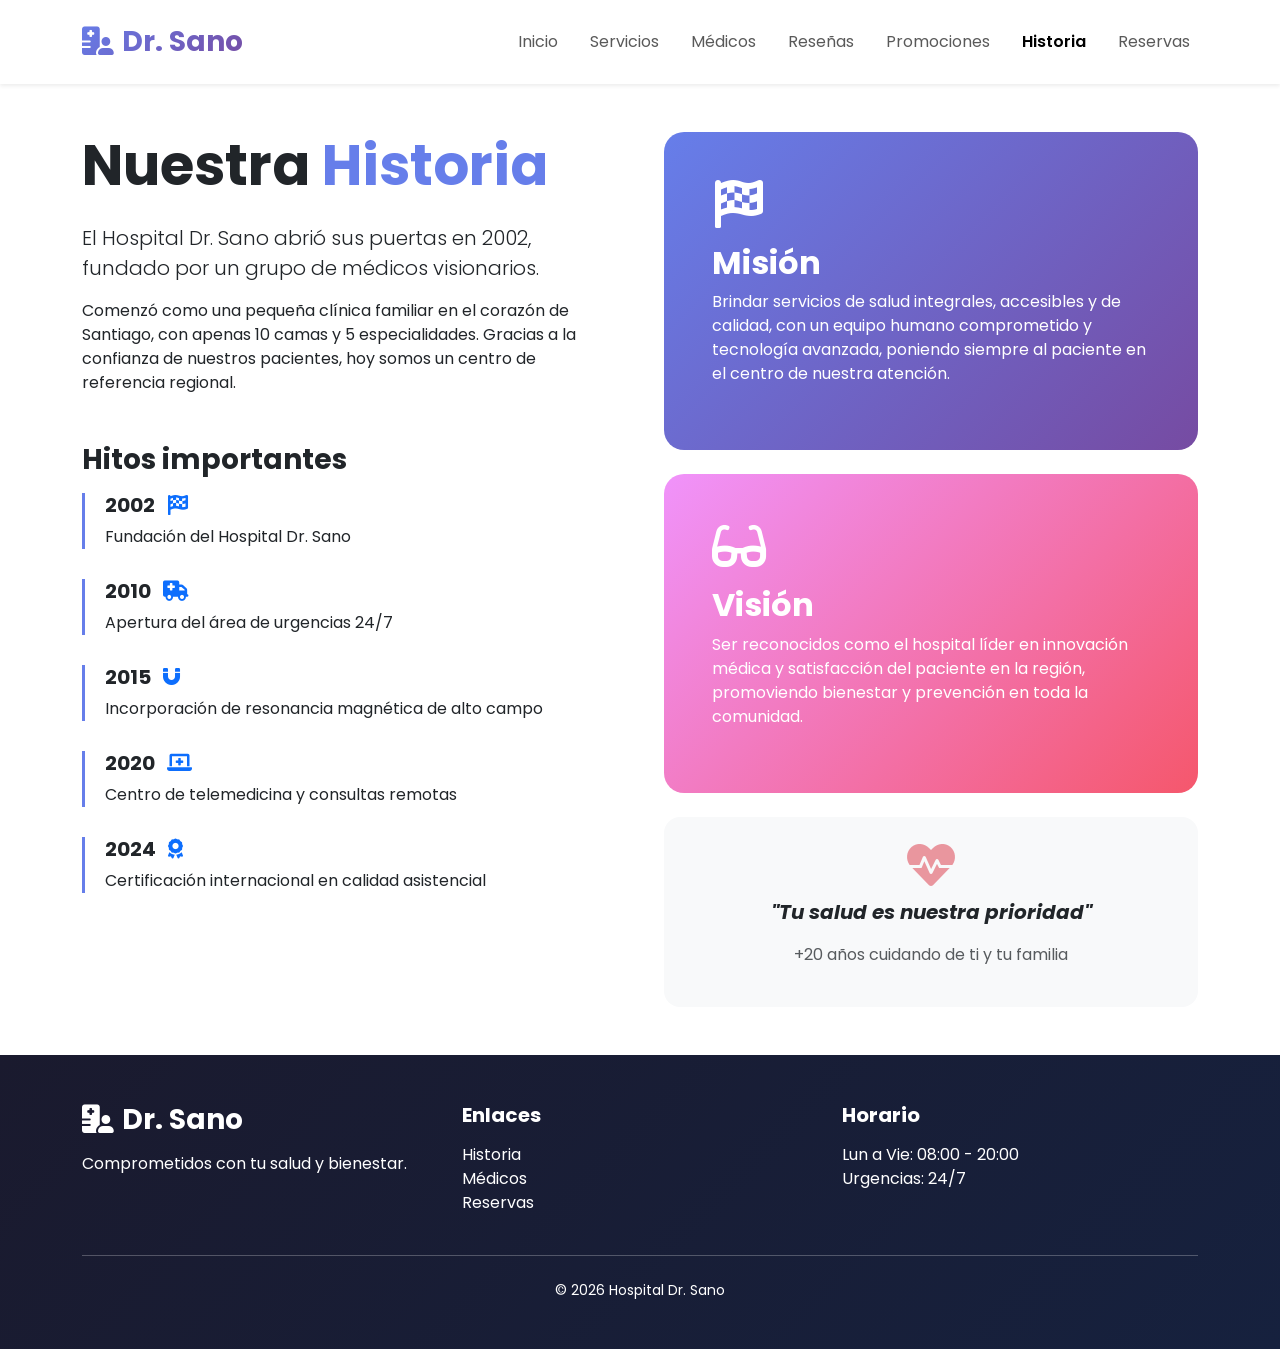
<file: Dr Sano/historia.html>
<!DOCTYPE html>
<html lang="es">
<head>
  <meta charset="UTF-8">
  <meta name="viewport" content="width=device-width, initial-scale=1.0">
  <title>Hospital Dr. Sano | Historia</title>
  <link href="https://cdn.jsdelivr.net/npm/bootstrap@5.3.0-alpha1/dist/css/bootstrap.min.css" rel="stylesheet">
  <link rel="stylesheet" href="https://cdnjs.cloudflare.com/ajax/libs/font-awesome/6.0.0-beta3/css/all.min.css">
  <link href="https://fonts.googleapis.com/css2?family=Poppins:wght@300;400;500;600;700;800&display=swap" rel="stylesheet">
  <style>
    * { font-family: 'Poppins', sans-serif; }
    .navbar { backdrop-filter: blur(10px); background: rgba(255,255,255,0.95) !important; }
    .timeline-item { border-left: 3px solid #667eea; padding-left: 20px; margin-bottom: 30px; }
    footer { background: linear-gradient(135deg, #1a1a2e 0%, #16213e 100%); }
    .mission-card { background: linear-gradient(135deg, #667eea 0%, #764ba2 100%); border-radius: 20px; }
  </style>
</head>
<body>

<nav class="navbar navbar-expand-lg sticky-top py-3 shadow-sm">
  <div class="container">
    <a class="navbar-brand fw-bold fs-3" href="index.html" style="background: linear-gradient(135deg, #667eea 0%, #764ba2 100%); -webkit-background-clip: text; -webkit-text-fill-color: transparent;">
      <i class="fas fa-hospital-user me-2"></i>Dr. Sano
    </a>
    <button class="navbar-toggler" type="button" data-bs-toggle="collapse" data-bs-target="#navbarMain">
      <span class="navbar-toggler-icon"></span>
    </button>
    <div class="collapse navbar-collapse" id="navbarMain">
      <ul class="navbar-nav ms-auto mb-2 mb-lg-0 gap-3">
        <li class="nav-item"><a class="nav-link" href="index.html">Inicio</a></li>
        <li class="nav-item"><a class="nav-link" href="servicios.html">Servicios</a></li>
        <li class="nav-item"><a class="nav-link" href="medicos.html">Médicos</a></li>
        <li class="nav-item"><a class="nav-link" href="resenas.html">Reseñas</a></li>
        <li class="nav-item"><a class="nav-link" href="promociones.html">Promociones</a></li>
        <li class="nav-item"><a class="nav-link fw-semibold active" href="historia.html">Historia</a></li>
        <li class="nav-item"><a class="nav-link" href="reservas.html">Reservas</a></li>
      </ul>
    </div>
  </div>
</nav>

<div class="container my-5">
  <div class="row g-5">
    <div class="col-lg-6">
      <h1 class="display-4 fw-bold mb-4">Nuestra <span style="color: #667eea;">Historia</span></h1>
      <p class="lead">El Hospital Dr. Sano abrió sus puertas en 2002, fundado por un grupo de médicos visionarios.</p>
      <p>Comenzó como una pequeña clínica familiar en el corazón de Santiago, con apenas 10 camas y 5 especialidades. Gracias a la confianza de nuestros pacientes, hoy somos un centro de referencia regional.</p>
      
      <h3 class="fw-bold mt-5 mb-3">Hitos importantes</h3>
      <div class="timeline-item">
        <h5 class="fw-bold">2002 <i class="fas fa-flag-checkered text-primary ms-2"></i></h5>
        <p>Fundación del Hospital Dr. Sano</p>
      </div>
      <div class="timeline-item">
        <h5 class="fw-bold">2010 <i class="fas fa-ambulance text-primary ms-2"></i></h5>
        <p>Apertura del área de urgencias 24/7</p>
      </div>
      <div class="timeline-item">
        <h5 class="fw-bold">2015 <i class="fas fa-magnet text-primary ms-2"></i></h5>
        <p>Incorporación de resonancia magnética de alto campo</p>
      </div>
      <div class="timeline-item">
        <h5 class="fw-bold">2020 <i class="fas fa-laptop-medical text-primary ms-2"></i></h5>
        <p>Centro de telemedicina y consultas remotas</p>
      </div>
      <div class="timeline-item">
        <h5 class="fw-bold">2024 <i class="fas fa-award text-primary ms-2"></i></h5>
        <p>Certificación internacional en calidad asistencial</p>
      </div>
    </div>
    
    <div class="col-lg-6">
      <div class="mission-card text-white p-5 mb-4">
        <i class="fas fa-flag-checkered fa-3x mb-3"></i>
        <h2 class="fw-bold">Misión</h2>
        <p>Brindar servicios de salud integrales, accesibles y de calidad, con un equipo humano comprometido y tecnología avanzada, poniendo siempre al paciente en el centro de nuestra atención.</p>
      </div>
      
      <div class="mission-card text-white p-5" style="background: linear-gradient(135deg, #f093fb 0%, #f5576c 100%);">
        <i class="fas fa-glasses fa-3x mb-3"></i>
        <h2 class="fw-bold">Visión</h2>
        <p>Ser reconocidos como el hospital líder en innovación médica y satisfacción del paciente en la región, promoviendo bienestar y prevención en toda la comunidad.</p>
      </div>
      
      <div class="mt-4 p-4 bg-light rounded-4 text-center">
        <i class="fas fa-heartbeat fa-3x text-danger opacity-50 mb-2"></i>
        <p class="fw-bold fs-5 fst-italic">"Tu salud es nuestra prioridad"</p>
        <p class="text-muted">+20 años cuidando de ti y tu familia</p>
      </div>
    </div>
  </div>
</div>

<footer class="text-white py-5 mt-5">
  <div class="container">
    <div class="row gy-4">
      <div class="col-md-4">
        <h3 class="fw-bold mb-3"><i class="fas fa-hospital-user me-2"></i>Dr. Sano</h3>
        <p>Comprometidos con tu salud y bienestar.</p>
      </div>
      <div class="col-md-4">
        <h5 class="fw-bold mb-3">Enlaces</h5>
        <ul class="list-unstyled">
          <li><a href="historia.html" class="text-white text-decoration-none">Historia</a></li>
          <li><a href="medicos.html" class="text-white text-decoration-none">Médicos</a></li>
          <li><a href="reservas.html" class="text-white text-decoration-none">Reservas</a></li>
        </ul>
      </div>
      <div class="col-md-4">
        <h5 class="fw-bold mb-3">Horario</h5>
        <p>Lun a Vie: 08:00 - 20:00<br>Urgencias: 24/7</p>
      </div>
    </div>
    <hr class="my-4 opacity-25">
    <div class="text-center small">© 2026 Hospital Dr. Sano</div>
  </div>
</footer>

<script src="https://cdn.jsdelivr.net/npm/bootstrap@5.3.0-alpha1/dist/js/bootstrap.bundle.min.js"></script>
</body>
</html>
</file>
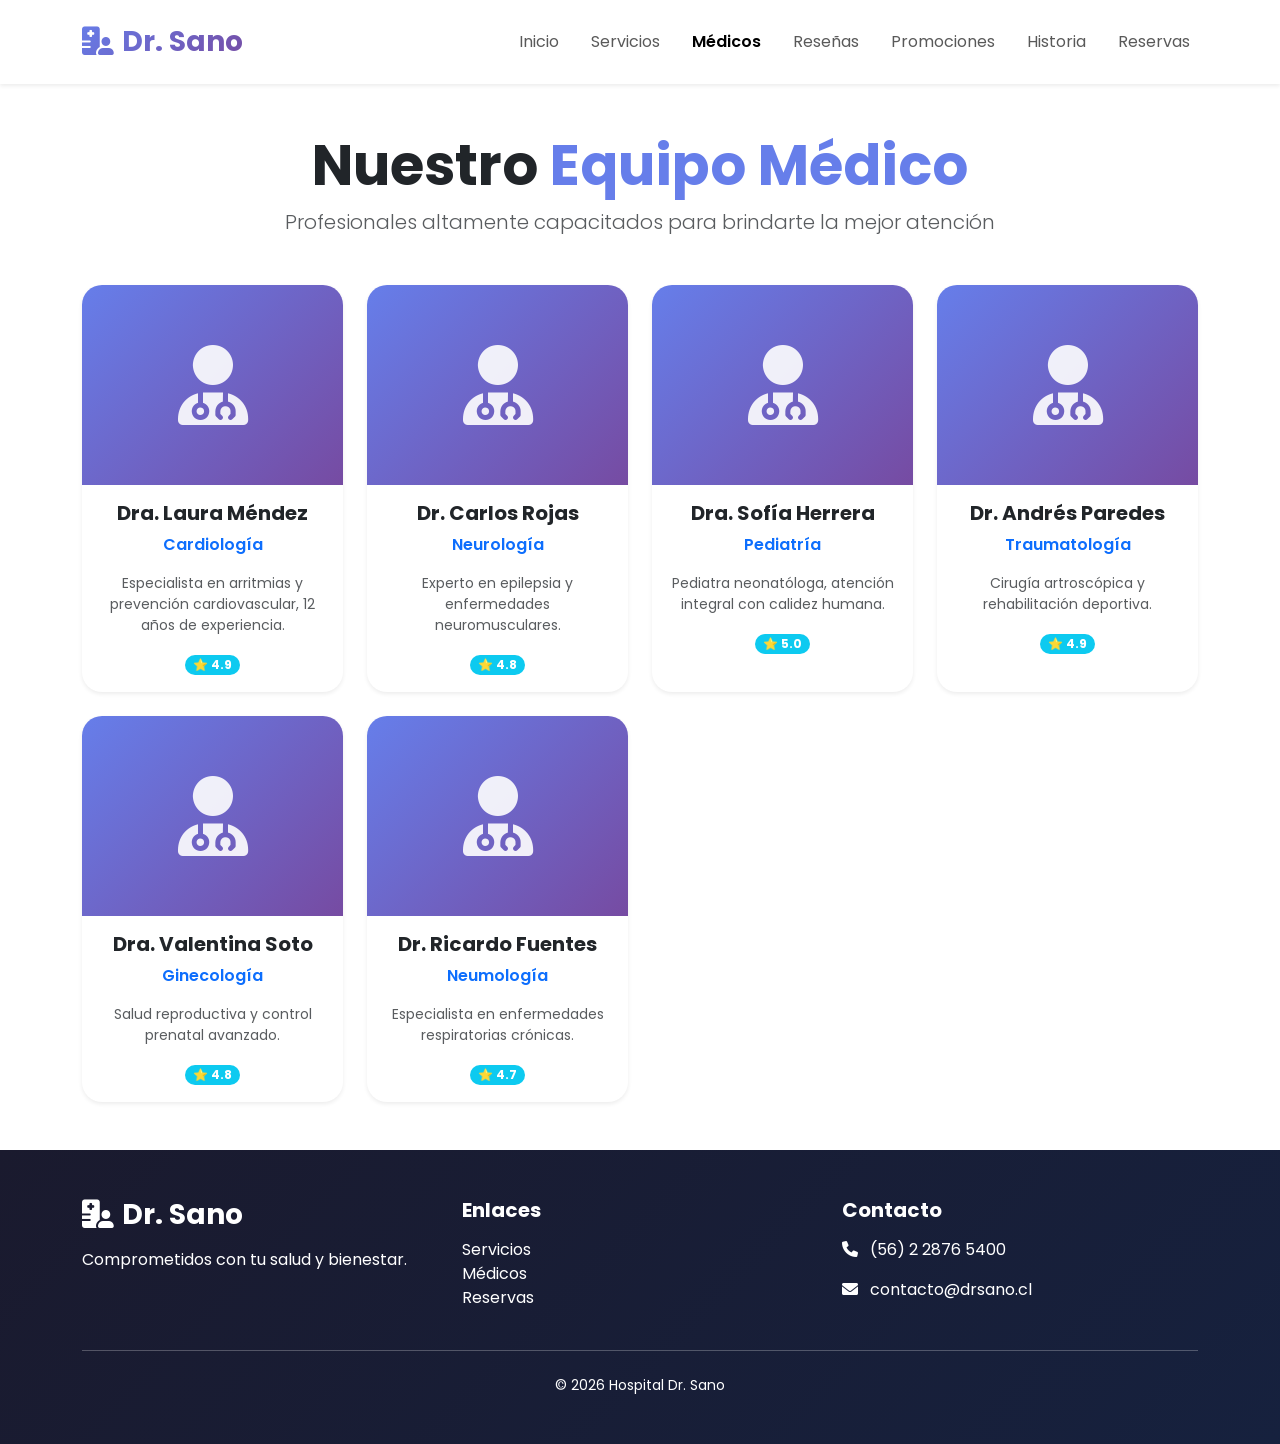
<file: Dr Sano/medicos.html>
<!DOCTYPE html>
<html lang="es">
<head>
  <meta charset="UTF-8">
  <meta name="viewport" content="width=device-width, initial-scale=1.0">
  <title>Hospital Dr. Sano | Nuestros Médicos</title>
  <link href="https://cdn.jsdelivr.net/npm/bootstrap@5.3.0-alpha1/dist/css/bootstrap.min.css" rel="stylesheet">
  <link rel="stylesheet" href="https://cdnjs.cloudflare.com/ajax/libs/font-awesome/6.0.0-beta3/css/all.min.css">
  <link href="https://fonts.googleapis.com/css2?family=Poppins:wght@300;400;500;600;700;800&display=swap" rel="stylesheet">
  <style>
    * { font-family: 'Poppins', sans-serif; }
    .navbar { backdrop-filter: blur(10px); background: rgba(255,255,255,0.95) !important; }
    .doctor-card { transition: all 0.3s ease; border: none; border-radius: 20px; overflow: hidden; }
    .doctor-card:hover { transform: translateY(-8px); box-shadow: 0 20px 40px rgba(0,0,0,0.15); }
    .doctor-img { background: linear-gradient(135deg, #667eea 0%, #764ba2 100%); height: 200px; display: flex; align-items: center; justify-content: center; }
    .doctor-img i { font-size: 80px; color: white; opacity: 0.9; }
    .section-title { font-weight: 700; position: relative; display: inline-block; }
    .section-title:after { content: ''; position: absolute; bottom: -10px; left: 0; width: 60px; height: 4px; background: linear-gradient(135deg, #667eea 0%, #764ba2 100%); border-radius: 2px; }
    footer { background: linear-gradient(135deg, #1a1a2e 0%, #16213e 100%); }
  </style>
</head>
<body>

<nav class="navbar navbar-expand-lg sticky-top py-3 shadow-sm">
  <div class="container">
    <a class="navbar-brand fw-bold fs-3" href="index.html" style="background: linear-gradient(135deg, #667eea 0%, #764ba2 100%); -webkit-background-clip: text; -webkit-text-fill-color: transparent;">
      <i class="fas fa-hospital-user me-2"></i>Dr. Sano
    </a>
    <button class="navbar-toggler" type="button" data-bs-toggle="collapse" data-bs-target="#navbarMain">
      <span class="navbar-toggler-icon"></span>
    </button>
    <div class="collapse navbar-collapse" id="navbarMain">
      <ul class="navbar-nav ms-auto mb-2 mb-lg-0 gap-3">
        <li class="nav-item"><a class="nav-link" href="index.html">Inicio</a></li>
        <li class="nav-item"><a class="nav-link" href="servicios.html">Servicios</a></li>
        <li class="nav-item"><a class="nav-link fw-semibold active" href="medicos.html">Médicos</a></li>
        <li class="nav-item"><a class="nav-link" href="resenas.html">Reseñas</a></li>
        <li class="nav-item"><a class="nav-link" href="promociones.html">Promociones</a></li>
        <li class="nav-item"><a class="nav-link" href="historia.html">Historia</a></li>
        <li class="nav-item"><a class="nav-link" href="reservas.html">Reservas</a></li>
      </ul>
    </div>
  </div>
</nav>

<div class="container my-5">
  <div class="text-center mb-5">
    <h1 class="display-4 fw-bold">Nuestro <span style="color: #667eea;">Equipo Médico</span></h1>
    <p class="lead text-muted">Profesionales altamente capacitados para brindarte la mejor atención</p>
  </div>

  <div class="row g-4">
    <div class="col-md-6 col-lg-3">
      <div class="card doctor-card h-100 shadow-sm">
        <div class="doctor-img">
          <i class="fas fa-user-md"></i>
        </div>
        <div class="card-body text-center">
          <h5 class="card-title fw-bold">Dra. Laura Méndez</h5>
          <p class="text-primary fw-semibold">Cardiología</p>
          <p class="text-muted small">Especialista en arritmias y prevención cardiovascular, 12 años de experiencia.</p>
          <span class="badge bg-info rounded-pill">⭐ 4.9</span>
        </div>
      </div>
    </div>
    <div class="col-md-6 col-lg-3">
      <div class="card doctor-card h-100 shadow-sm">
        <div class="doctor-img">
          <i class="fas fa-user-md"></i>
        </div>
        <div class="card-body text-center">
          <h5 class="card-title fw-bold">Dr. Carlos Rojas</h5>
          <p class="text-primary fw-semibold">Neurología</p>
          <p class="text-muted small">Experto en epilepsia y enfermedades neuromusculares.</p>
          <span class="badge bg-info rounded-pill">⭐ 4.8</span>
        </div>
      </div>
    </div>
    <div class="col-md-6 col-lg-3">
      <div class="card doctor-card h-100 shadow-sm">
        <div class="doctor-img">
          <i class="fas fa-user-md"></i>
        </div>
        <div class="card-body text-center">
          <h5 class="card-title fw-bold">Dra. Sofía Herrera</h5>
          <p class="text-primary fw-semibold">Pediatría</p>
          <p class="text-muted small">Pediatra neonatóloga, atención integral con calidez humana.</p>
          <span class="badge bg-info rounded-pill">⭐ 5.0</span>
        </div>
      </div>
    </div>
    <div class="col-md-6 col-lg-3">
      <div class="card doctor-card h-100 shadow-sm">
        <div class="doctor-img">
          <i class="fas fa-user-md"></i>
        </div>
        <div class="card-body text-center">
          <h5 class="card-title fw-bold">Dr. Andrés Paredes</h5>
          <p class="text-primary fw-semibold">Traumatología</p>
          <p class="text-muted small">Cirugía artroscópica y rehabilitación deportiva.</p>
          <span class="badge bg-info rounded-pill">⭐ 4.9</span>
        </div>
      </div>
    </div>
    <div class="col-md-6 col-lg-3">
      <div class="card doctor-card h-100 shadow-sm">
        <div class="doctor-img">
          <i class="fas fa-user-md"></i>
        </div>
        <div class="card-body text-center">
          <h5 class="card-title fw-bold">Dra. Valentina Soto</h5>
          <p class="text-primary fw-semibold">Ginecología</p>
          <p class="text-muted small">Salud reproductiva y control prenatal avanzado.</p>
          <span class="badge bg-info rounded-pill">⭐ 4.8</span>
        </div>
      </div>
    </div>
    <div class="col-md-6 col-lg-3">
      <div class="card doctor-card h-100 shadow-sm">
        <div class="doctor-img">
          <i class="fas fa-user-md"></i>
        </div>
        <div class="card-body text-center">
          <h5 class="card-title fw-bold">Dr. Ricardo Fuentes</h5>
          <p class="text-primary fw-semibold">Neumología</p>
          <p class="text-muted small">Especialista en enfermedades respiratorias crónicas.</p>
          <span class="badge bg-info rounded-pill">⭐ 4.7</span>
        </div>
      </div>
    </div>
  </div>
</div>

<footer class="text-white py-5 mt-5">
  <div class="container">
    <div class="row gy-4">
      <div class="col-md-4">
        <h3 class="fw-bold mb-3"><i class="fas fa-hospital-user me-2"></i>Dr. Sano</h3>
        <p>Comprometidos con tu salud y bienestar.</p>
      </div>
      <div class="col-md-4">
        <h5 class="fw-bold mb-3">Enlaces</h5>
        <ul class="list-unstyled">
          <li><a href="servicios.html" class="text-white text-decoration-none">Servicios</a></li>
          <li><a href="medicos.html" class="text-white text-decoration-none">Médicos</a></li>
          <li><a href="reservas.html" class="text-white text-decoration-none">Reservas</a></li>
        </ul>
      </div>
      <div class="col-md-4">
        <h5 class="fw-bold mb-3">Contacto</h5>
        <p><i class="fas fa-phone me-2"></i> (56) 2 2876 5400</p>
        <p><i class="fas fa-envelope me-2"></i> contacto@drsano.cl</p>
      </div>
    </div>
    <hr class="my-4 opacity-25">
    <div class="text-center small">© 2026 Hospital Dr. Sano</div>
  </div>
</footer>

<script src="https://cdn.jsdelivr.net/npm/bootstrap@5.3.0-alpha1/dist/js/bootstrap.bundle.min.js"></script>
</body>
</html>
</file>
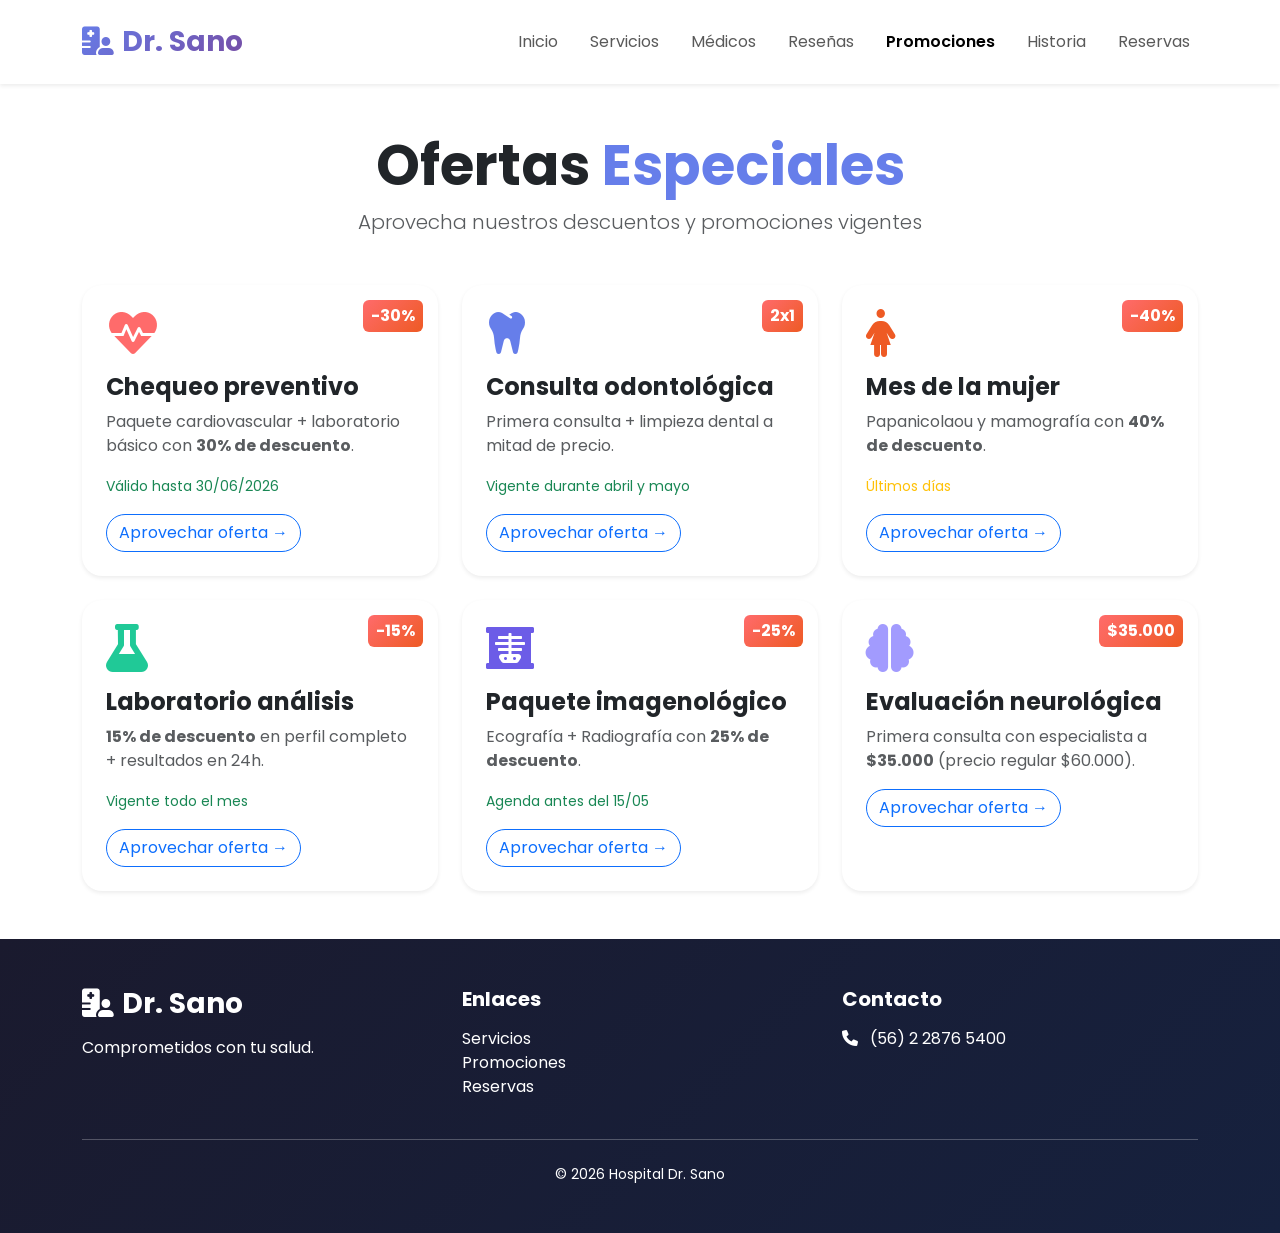
<file: Dr Sano/promociones.html>
<!DOCTYPE html>
<html lang="es">
<head>
  <meta charset="UTF-8">
  <meta name="viewport" content="width=device-width, initial-scale=1.0">
  <title>Hospital Dr. Sano | Promociones</title>
  <link href="https://cdn.jsdelivr.net/npm/bootstrap@5.3.0-alpha1/dist/css/bootstrap.min.css" rel="stylesheet">
  <link rel="stylesheet" href="https://cdnjs.cloudflare.com/ajax/libs/font-awesome/6.0.0-beta3/css/all.min.css">
  <link href="https://fonts.googleapis.com/css2?family=Poppins:wght@300;400;500;600;700;800&display=swap" rel="stylesheet">
  <style>
    * { font-family: 'Poppins', sans-serif; }
    .navbar { backdrop-filter: blur(10px); background: rgba(255,255,255,0.95) !important; }
    .promo-card { transition: all 0.3s ease; border: none; border-radius: 20px; overflow: hidden; }
    .promo-card:hover { transform: translateY(-5px); box-shadow: 0 15px 30px rgba(0,0,0,0.1); }
    .discount-badge { background: linear-gradient(135deg, #ff6b6b 0%, #ee5a24 100%); position: absolute; top: 15px; right: 15px; }
    footer { background: linear-gradient(135deg, #1a1a2e 0%, #16213e 100%); }
  </style>
</head>
<body>

<nav class="navbar navbar-expand-lg sticky-top py-3 shadow-sm">
  <div class="container">
    <a class="navbar-brand fw-bold fs-3" href="index.html" style="background: linear-gradient(135deg, #667eea 0%, #764ba2 100%); -webkit-background-clip: text; -webkit-text-fill-color: transparent;">
      <i class="fas fa-hospital-user me-2"></i>Dr. Sano
    </a>
    <button class="navbar-toggler" type="button" data-bs-toggle="collapse" data-bs-target="#navbarMain">
      <span class="navbar-toggler-icon"></span>
    </button>
    <div class="collapse navbar-collapse" id="navbarMain">
      <ul class="navbar-nav ms-auto mb-2 mb-lg-0 gap-3">
        <li class="nav-item"><a class="nav-link" href="index.html">Inicio</a></li>
        <li class="nav-item"><a class="nav-link" href="servicios.html">Servicios</a></li>
        <li class="nav-item"><a class="nav-link" href="medicos.html">Médicos</a></li>
        <li class="nav-item"><a class="nav-link" href="resenas.html">Reseñas</a></li>
        <li class="nav-item"><a class="nav-link fw-semibold active" href="promociones.html">Promociones</a></li>
        <li class="nav-item"><a class="nav-link" href="historia.html">Historia</a></li>
        <li class="nav-item"><a class="nav-link" href="reservas.html">Reservas</a></li>
      </ul>
    </div>
  </div>
</nav>

<div class="container my-5">
  <div class="text-center mb-5">
    <h1 class="display-4 fw-bold">Ofertas <span style="color: #667eea;">Especiales</span></h1>
    <p class="lead text-muted">Aprovecha nuestros descuentos y promociones vigentes</p>
  </div>

  <div class="row g-4">
    <div class="col-md-6 col-lg-4">
      <div class="card promo-card h-100 shadow-sm position-relative">
        <div class="discount-badge badge fs-6 p-2">-30%</div>
        <div class="card-body p-4">
          <i class="fas fa-heartbeat fa-3x mb-3" style="color: #ff6b6b;"></i>
          <h4 class="fw-bold">Chequeo preventivo</h4>
          <p class="text-muted">Paquete cardiovascular + laboratorio básico con <strong>30% de descuento</strong>.</p>
          <p><small class="text-success">Válido hasta 30/06/2026</small></p>
          <a href="reservas.html" class="btn btn-outline-primary rounded-pill">Aprovechar oferta →</a>
        </div>
      </div>
    </div>
    <div class="col-md-6 col-lg-4">
      <div class="card promo-card h-100 shadow-sm position-relative">
        <div class="discount-badge badge fs-6 p-2">2x1</div>
        <div class="card-body p-4">
          <i class="fas fa-tooth fa-3x mb-3" style="color: #667eea;"></i>
          <h4 class="fw-bold">Consulta odontológica</h4>
          <p class="text-muted">Primera consulta + limpieza dental a mitad de precio.</p>
          <p><small class="text-success">Vigente durante abril y mayo</small></p>
          <a href="reservas.html" class="btn btn-outline-primary rounded-pill">Aprovechar oferta →</a>
        </div>
      </div>
    </div>
    <div class="col-md-6 col-lg-4">
      <div class="card promo-card h-100 shadow-sm position-relative">
        <div class="discount-badge badge fs-6 p-2">-40%</div>
        <div class="card-body p-4">
          <i class="fas fa-female fa-3x mb-3" style="color: #ee5a24;"></i>
          <h4 class="fw-bold">Mes de la mujer</h4>
          <p class="text-muted">Papanicolaou y mamografía con <strong>40% de descuento</strong>.</p>
          <p><small class="text-warning">Últimos días</small></p>
          <a href="reservas.html" class="btn btn-outline-primary rounded-pill">Aprovechar oferta →</a>
        </div>
      </div>
    </div>
    <div class="col-md-6 col-lg-4">
      <div class="card promo-card h-100 shadow-sm position-relative">
        <div class="discount-badge badge fs-6 p-2">-15%</div>
        <div class="card-body p-4">
          <i class="fas fa-flask fa-3x mb-3" style="color: #20c997;"></i>
          <h4 class="fw-bold">Laboratorio análisis</h4>
          <p class="text-muted"><strong>15% de descuento</strong> en perfil completo + resultados en 24h.</p>
          <p><small class="text-success">Vigente todo el mes</small></p>
          <a href="reservas.html" class="btn btn-outline-primary rounded-pill">Aprovechar oferta →</a>
        </div>
      </div>
    </div>
    <div class="col-md-6 col-lg-4">
      <div class="card promo-card h-100 shadow-sm position-relative">
        <div class="discount-badge badge fs-6 p-2">-25%</div>
        <div class="card-body p-4">
          <i class="fas fa-x-ray fa-3x mb-3" style="color: #6c5ce7;"></i>
          <h4 class="fw-bold">Paquete imagenológico</h4>
          <p class="text-muted">Ecografía + Radiografía con <strong>25% de descuento</strong>.</p>
          <p><small class="text-success">Agenda antes del 15/05</small></p>
          <a href="reservas.html" class="btn btn-outline-primary rounded-pill">Aprovechar oferta →</a>
        </div>
      </div>
    </div>
    <div class="col-md-6 col-lg-4">
      <div class="card promo-card h-100 shadow-sm position-relative">
        <div class="discount-badge badge fs-6 p-2">$35.000</div>
        <div class="card-body p-4">
          <i class="fas fa-brain fa-3x mb-3" style="color: #a29bfe;"></i>
          <h4 class="fw-bold">Evaluación neurológica</h4>
          <p class="text-muted">Primera consulta con especialista a <strong>$35.000</strong> (precio regular $60.000).</p>
          <a href="reservas.html" class="btn btn-outline-primary rounded-pill">Aprovechar oferta →</a>
        </div>
      </div>
    </div>
  </div>
</div>

<footer class="text-white py-5 mt-5">
  <div class="container">
    <div class="row gy-4">
      <div class="col-md-4">
        <h3 class="fw-bold mb-3"><i class="fas fa-hospital-user me-2"></i>Dr. Sano</h3>
        <p>Comprometidos con tu salud.</p>
      </div>
      <div class="col-md-4">
        <h5 class="fw-bold mb-3">Enlaces</h5>
        <ul class="list-unstyled">
          <li><a href="servicios.html" class="text-white text-decoration-none">Servicios</a></li>
          <li><a href="promociones.html" class="text-white text-decoration-none">Promociones</a></li>
          <li><a href="reservas.html" class="text-white text-decoration-none">Reservas</a></li>
        </ul>
      </div>
      <div class="col-md-4">
        <h5 class="fw-bold mb-3">Contacto</h5>
        <p><i class="fas fa-phone me-2"></i> (56) 2 2876 5400</p>
      </div>
    </div>
    <hr class="my-4 opacity-25">
    <div class="text-center small">© 2026 Hospital Dr. Sano</div>
  </div>
</footer>

<script src="https://cdn.jsdelivr.net/npm/bootstrap@5.3.0-alpha1/dist/js/bootstrap.bundle.min.js"></script>
</body>
</html>
</file>
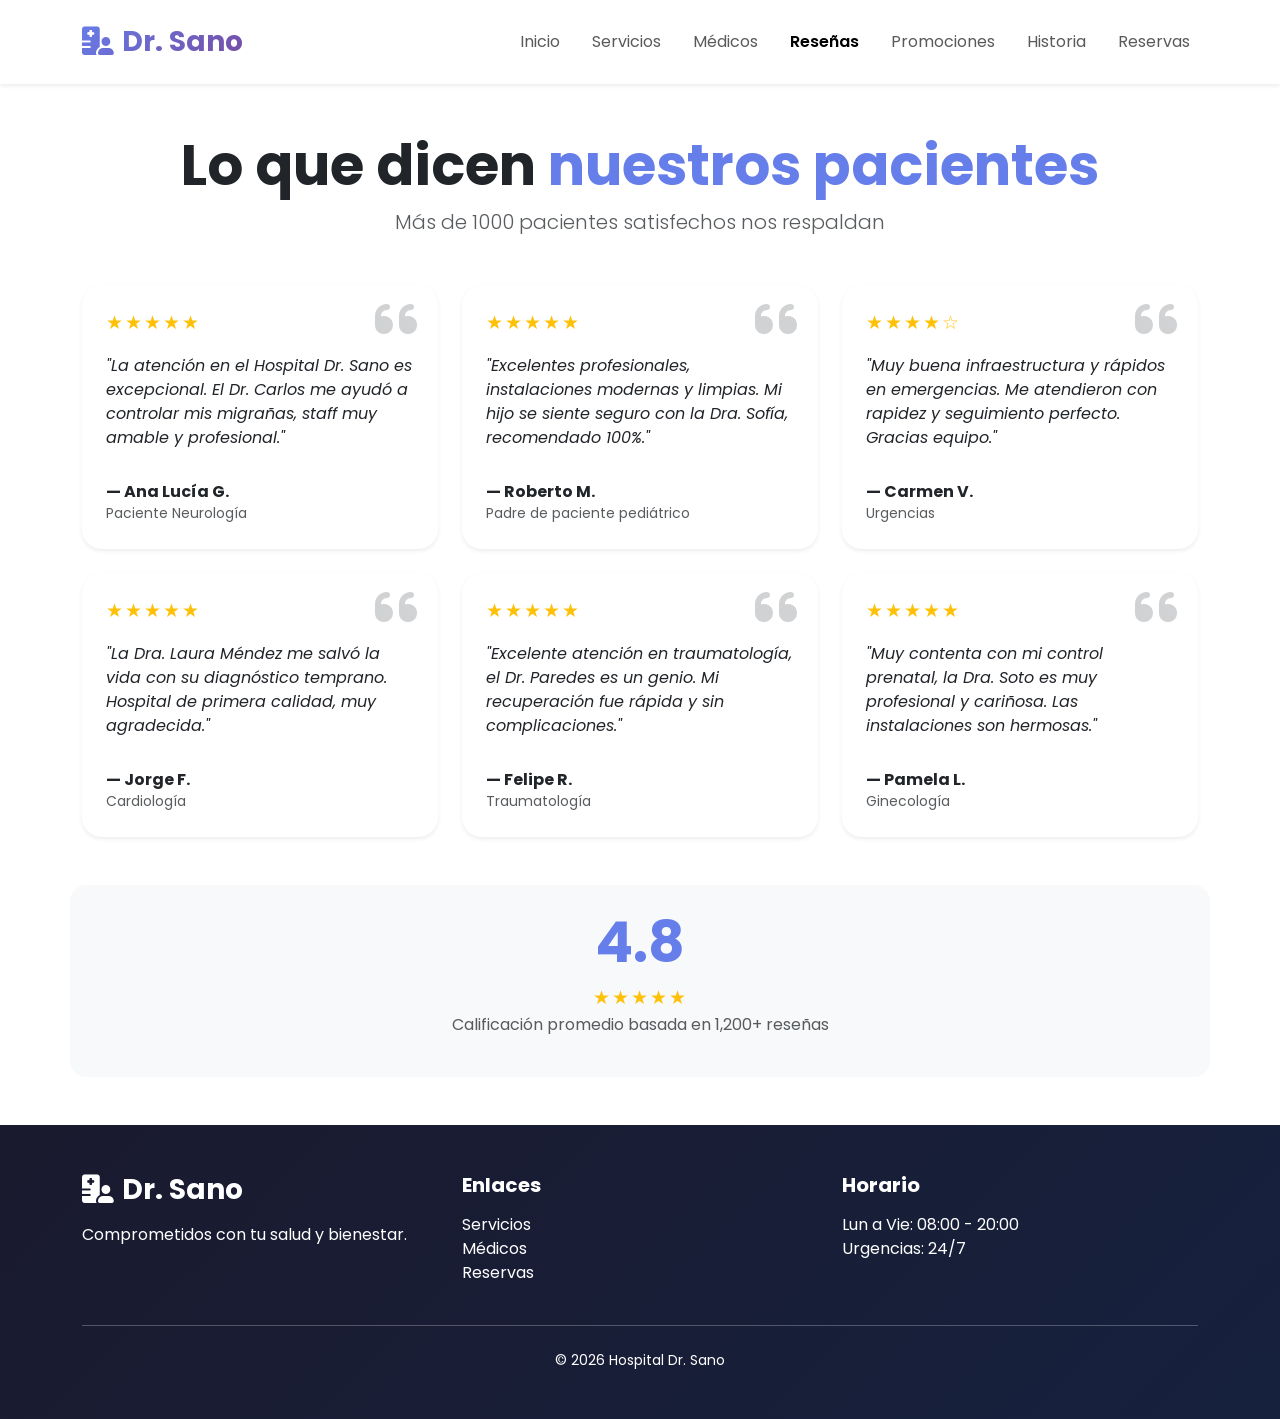
<file: Dr Sano/resenas.html>
<!DOCTYPE html>
<html lang="es">
<head>
  <meta charset="UTF-8">
  <meta name="viewport" content="width=device-width, initial-scale=1.0">
  <title>Hospital Dr. Sano | Reseñas</title>
  <link href="https://cdn.jsdelivr.net/npm/bootstrap@5.3.0-alpha1/dist/css/bootstrap.min.css" rel="stylesheet">
  <link rel="stylesheet" href="https://cdnjs.cloudflare.com/ajax/libs/font-awesome/6.0.0-beta3/css/all.min.css">
  <link href="https://fonts.googleapis.com/css2?family=Poppins:wght@300;400;500;600;700;800&display=swap" rel="stylesheet">
  <style>
    * { font-family: 'Poppins', sans-serif; }
    .navbar { backdrop-filter: blur(10px); background: rgba(255,255,255,0.95) !important; }
    .review-card { transition: all 0.3s ease; border: none; border-radius: 20px; }
    .review-card:hover { transform: translateY(-5px); box-shadow: 0 10px 30px rgba(0,0,0,0.1); }
    .rating-stars { color: #ffc107; font-size: 1.2rem; letter-spacing: 2px; }
    footer { background: linear-gradient(135deg, #1a1a2e 0%, #16213e 100%); }
    .quote-icon { font-size: 3rem; opacity: 0.2; position: absolute; top: 10px; right: 20px; }
  </style>
</head>
<body>

<nav class="navbar navbar-expand-lg sticky-top py-3 shadow-sm">
  <div class="container">
    <a class="navbar-brand fw-bold fs-3" href="index.html" style="background: linear-gradient(135deg, #667eea 0%, #764ba2 100%); -webkit-background-clip: text; -webkit-text-fill-color: transparent;">
      <i class="fas fa-hospital-user me-2"></i>Dr. Sano
    </a>
    <button class="navbar-toggler" type="button" data-bs-toggle="collapse" data-bs-target="#navbarMain">
      <span class="navbar-toggler-icon"></span>
    </button>
    <div class="collapse navbar-collapse" id="navbarMain">
      <ul class="navbar-nav ms-auto mb-2 mb-lg-0 gap-3">
        <li class="nav-item"><a class="nav-link" href="index.html">Inicio</a></li>
        <li class="nav-item"><a class="nav-link" href="servicios.html">Servicios</a></li>
        <li class="nav-item"><a class="nav-link" href="medicos.html">Médicos</a></li>
        <li class="nav-item"><a class="nav-link fw-semibold active" href="resenas.html">Reseñas</a></li>
        <li class="nav-item"><a class="nav-link" href="promociones.html">Promociones</a></li>
        <li class="nav-item"><a class="nav-link" href="historia.html">Historia</a></li>
        <li class="nav-item"><a class="nav-link" href="reservas.html">Reservas</a></li>
      </ul>
    </div>
  </div>
</nav>

<div class="container my-5">
  <div class="text-center mb-5">
    <h1 class="display-4 fw-bold">Lo que dicen <span style="color: #667eea;">nuestros pacientes</span></h1>
    <p class="lead text-muted">Más de 1000 pacientes satisfechos nos respaldan</p>
  </div>

  <div class="row g-4">
    <div class="col-md-6 col-lg-4">
      <div class="card review-card h-100 p-4 shadow-sm position-relative">
        <i class="fas fa-quote-left quote-icon"></i>
        <div class="rating-stars mb-3">★★★★★</div>
        <p class="fst-italic">"La atención en el Hospital Dr. Sano es excepcional. El Dr. Carlos me ayudó a controlar mis migrañas, staff muy amable y profesional."</p>
        <div class="mt-3">
          <h6 class="fw-bold mb-0">— Ana Lucía G.</h6>
          <small class="text-muted">Paciente Neurología</small>
        </div>
      </div>
    </div>
    <div class="col-md-6 col-lg-4">
      <div class="card review-card h-100 p-4 shadow-sm position-relative">
        <i class="fas fa-quote-left quote-icon"></i>
        <div class="rating-stars mb-3">★★★★★</div>
        <p class="fst-italic">"Excelentes profesionales, instalaciones modernas y limpias. Mi hijo se siente seguro con la Dra. Sofía, recomendado 100%."</p>
        <div class="mt-3">
          <h6 class="fw-bold mb-0">— Roberto M.</h6>
          <small class="text-muted">Padre de paciente pediátrico</small>
        </div>
      </div>
    </div>
    <div class="col-md-6 col-lg-4">
      <div class="card review-card h-100 p-4 shadow-sm position-relative">
        <i class="fas fa-quote-left quote-icon"></i>
        <div class="rating-stars mb-3">★★★★☆</div>
        <p class="fst-italic">"Muy buena infraestructura y rápidos en emergencias. Me atendieron con rapidez y seguimiento perfecto. Gracias equipo."</p>
        <div class="mt-3">
          <h6 class="fw-bold mb-0">— Carmen V.</h6>
          <small class="text-muted">Urgencias</small>
        </div>
      </div>
    </div>
    <div class="col-md-6 col-lg-4">
      <div class="card review-card h-100 p-4 shadow-sm position-relative">
        <i class="fas fa-quote-left quote-icon"></i>
        <div class="rating-stars mb-3">★★★★★</div>
        <p class="fst-italic">"La Dra. Laura Méndez me salvó la vida con su diagnóstico temprano. Hospital de primera calidad, muy agradecida."</p>
        <div class="mt-3">
          <h6 class="fw-bold mb-0">— Jorge F.</h6>
          <small class="text-muted">Cardiología</small>
        </div>
      </div>
    </div>
    <div class="col-md-6 col-lg-4">
      <div class="card review-card h-100 p-4 shadow-sm position-relative">
        <i class="fas fa-quote-left quote-icon"></i>
        <div class="rating-stars mb-3">★★★★★</div>
        <p class="fst-italic">"Excelente atención en traumatología, el Dr. Paredes es un genio. Mi recuperación fue rápida y sin complicaciones."</p>
        <div class="mt-3">
          <h6 class="fw-bold mb-0">— Felipe R.</h6>
          <small class="text-muted">Traumatología</small>
        </div>
      </div>
    </div>
    <div class="col-md-6 col-lg-4">
      <div class="card review-card h-100 p-4 shadow-sm position-relative">
        <i class="fas fa-quote-left quote-icon"></i>
        <div class="rating-stars mb-3">★★★★★</div>
        <p class="fst-italic">"Muy contenta con mi control prenatal, la Dra. Soto es muy profesional y cariñosa. Las instalaciones son hermosas."</p>
        <div class="mt-3">
          <h6 class="fw-bold mb-0">— Pamela L.</h6>
          <small class="text-muted">Ginecología</small>
        </div>
      </div>
    </div>
  </div>

  <!-- Resumen de calificación -->
  <div class="row mt-5 p-4 bg-light rounded-4">
    <div class="col text-center">
      <h3 class="display-4 fw-bold" style="color: #667eea;">4.8</h3>
      <div class="rating-stars">★★★★★</div>
      <p class="text-muted">Calificación promedio basada en 1,200+ reseñas</p>
    </div>
  </div>
</div>

<footer class="text-white py-5 mt-5">
  <div class="container">
    <div class="row gy-4">
      <div class="col-md-4">
        <h3 class="fw-bold mb-3"><i class="fas fa-hospital-user me-2"></i>Dr. Sano</h3>
        <p>Comprometidos con tu salud y bienestar.</p>
      </div>
      <div class="col-md-4">
        <h5 class="fw-bold mb-3">Enlaces</h5>
        <ul class="list-unstyled">
          <li><a href="servicios.html" class="text-white text-decoration-none">Servicios</a></li>
          <li><a href="medicos.html" class="text-white text-decoration-none">Médicos</a></li>
          <li><a href="reservas.html" class="text-white text-decoration-none">Reservas</a></li>
        </ul>
      </div>
      <div class="col-md-4">
        <h5 class="fw-bold mb-3">Horario</h5>
        <p>Lun a Vie: 08:00 - 20:00<br>Urgencias: 24/7</p>
      </div>
    </div>
    <hr class="my-4 opacity-25">
    <div class="text-center small">© 2026 Hospital Dr. Sano</div>
  </div>
</footer>

<script src="https://cdn.jsdelivr.net/npm/bootstrap@5.3.0-alpha1/dist/js/bootstrap.bundle.min.js"></script>
</body>
</html>
</file>
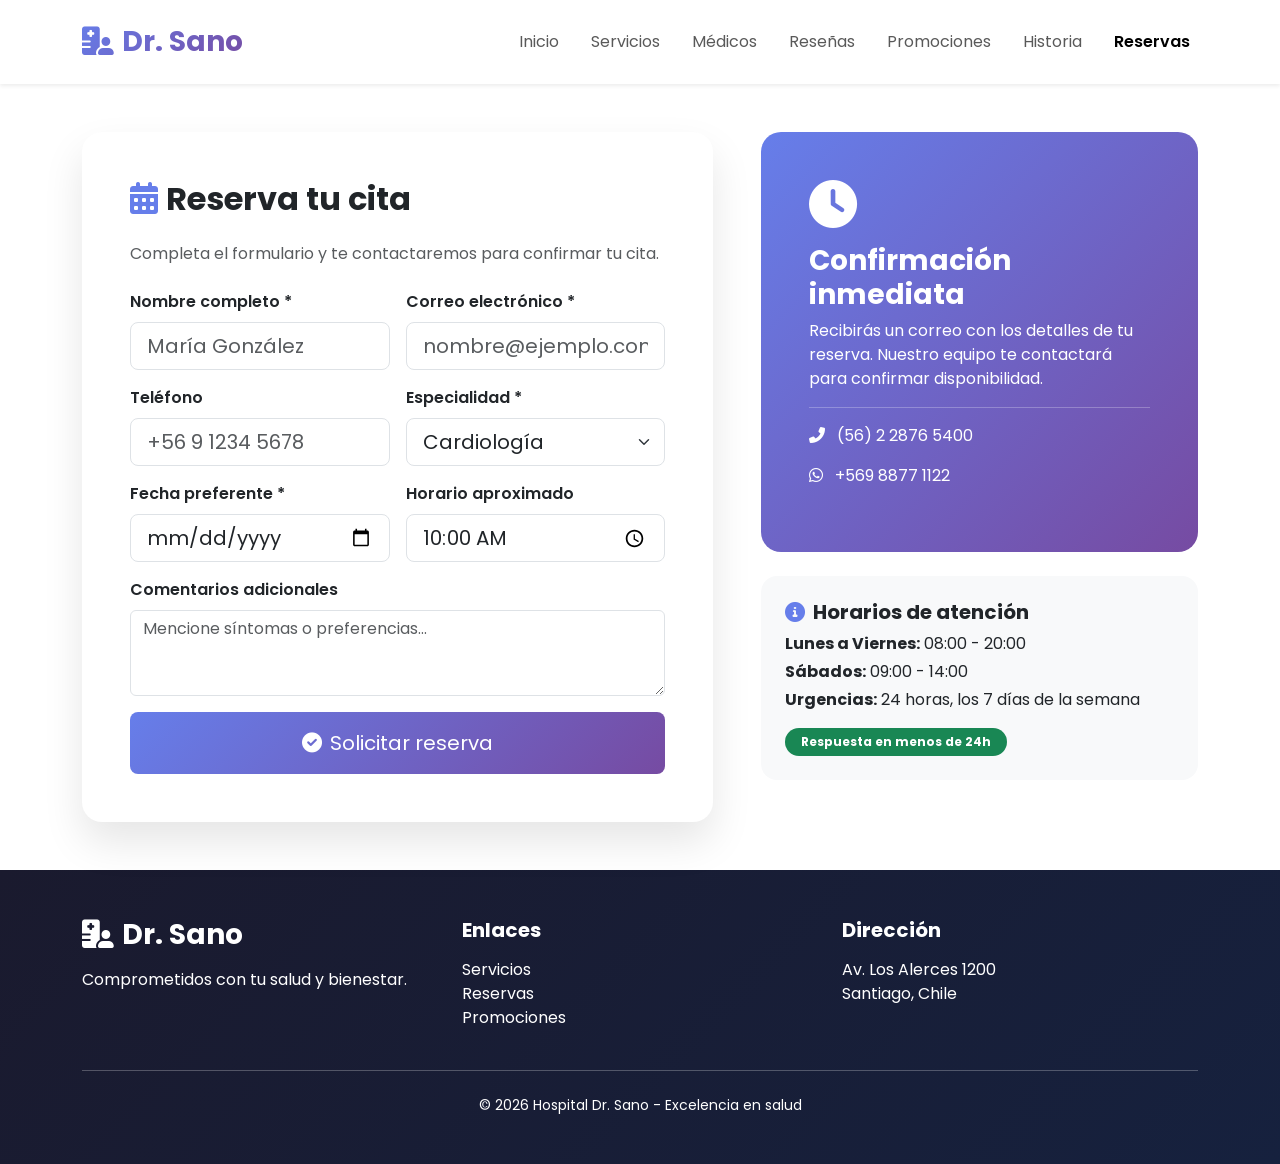
<file: Dr Sano/reservas.html>
<!DOCTYPE html>
<html lang="es">
<head>
  <meta charset="UTF-8">
  <meta name="viewport" content="width=device-width, initial-scale=1.0">
  <title>Hospital Dr. Sano | Reservas</title>
  <link href="https://cdn.jsdelivr.net/npm/bootstrap@5.3.0-alpha1/dist/css/bootstrap.min.css" rel="stylesheet">
  <link rel="stylesheet" href="https://cdnjs.cloudflare.com/ajax/libs/font-awesome/6.0.0-beta3/css/all.min.css">
  <link href="https://fonts.googleapis.com/css2?family=Poppins:wght@300;400;500;600;700;800&display=swap" rel="stylesheet">
  <style>
    * { font-family: 'Poppins', sans-serif; }
    .navbar { backdrop-filter: blur(10px); background: rgba(255,255,255,0.95) !important; }
    .booking-form { background: white; border-radius: 20px; box-shadow: 0 20px 40px rgba(0,0,0,0.1); }
    footer { background: linear-gradient(135deg, #1a1a2e 0%, #16213e 100%); }
    .btn-gradient { background: linear-gradient(135deg, #667eea 0%, #764ba2 100%); border: none; color: white; transition: all 0.3s; }
    .btn-gradient:hover { transform: translateY(-2px); box-shadow: 0 10px 20px rgba(102,126,234,0.3); color: white; }
    .info-card { background: linear-gradient(135deg, #667eea 0%, #764ba2 100%); border-radius: 20px; }
  </style>
</head>
<body>

<nav class="navbar navbar-expand-lg sticky-top py-3 shadow-sm">
  <div class="container">
    <a class="navbar-brand fw-bold fs-3" href="index.html" style="background: linear-gradient(135deg, #667eea 0%, #764ba2 100%); -webkit-background-clip: text; -webkit-text-fill-color: transparent;">
      <i class="fas fa-hospital-user me-2"></i>Dr. Sano
    </a>
    <button class="navbar-toggler" type="button" data-bs-toggle="collapse" data-bs-target="#navbarMain">
      <span class="navbar-toggler-icon"></span>
    </button>
    <div class="collapse navbar-collapse" id="navbarMain">
      <ul class="navbar-nav ms-auto mb-2 mb-lg-0 gap-3">
        <li class="nav-item"><a class="nav-link" href="index.html">Inicio</a></li>
        <li class="nav-item"><a class="nav-link" href="servicios.html">Servicios</a></li>
        <li class="nav-item"><a class="nav-link" href="medicos.html">Médicos</a></li>
        <li class="nav-item"><a class="nav-link" href="resenas.html">Reseñas</a></li>
        <li class="nav-item"><a class="nav-link" href="promociones.html">Promociones</a></li>
        <li class="nav-item"><a class="nav-link" href="historia.html">Historia</a></li>
        <li class="nav-item"><a class="nav-link fw-semibold active" href="reservas.html">Reservas</a></li>
      </ul>
    </div>
  </div>
</nav>

<div class="container my-5">
  <div class="row g-5">
    <div class="col-lg-7">
      <div class="booking-form p-4 p-lg-5">
        <h2 class="fw-bold mb-4"><i class="fas fa-calendar-alt me-2" style="color: #667eea;"></i>Reserva tu cita</h2>
        <p class="text-muted mb-4">Completa el formulario y te contactaremos para confirmar tu cita.</p>
        
        <form id="reservaForm">
          <div class="row g-3">
            <div class="col-md-6">
              <label class="form-label fw-semibold">Nombre completo *</label>
              <input type="text" class="form-control form-control-lg" id="nombrePaciente" placeholder="María González" required>
            </div>
            <div class="col-md-6">
              <label class="form-label fw-semibold">Correo electrónico *</label>
              <input type="email" class="form-control form-control-lg" id="emailPaciente" placeholder="nombre@ejemplo.com" required>
            </div>
            <div class="col-md-6">
              <label class="form-label fw-semibold">Teléfono</label>
              <input type="tel" class="form-control form-control-lg" id="telefono" placeholder="+56 9 1234 5678">
            </div>
            <div class="col-md-6">
              <label class="form-label fw-semibold">Especialidad *</label>
              <select class="form-select form-select-lg" id="especialidadReserva">
                <option value="Cardiología">Cardiología</option>
                <option value="Neurología">Neurología</option>
                <option value="Pediatría">Pediatría</option>
                <option value="Traumatología">Traumatología</option>
                <option value="Ginecología">Ginecología</option>
                <option value="Neumología">Neumología</option>
                <option value="Oftalmología">Oftalmología</option>
                <option value="Odontología">Odontología</option>
              </select>
            </div>
            <div class="col-md-6">
              <label class="form-label fw-semibold">Fecha preferente *</label>
              <input type="date" class="form-control form-control-lg" id="fechaReserva" required>
            </div>
            <div class="col-md-6">
              <label class="form-label fw-semibold">Horario aproximado</label>
              <input type="time" class="form-control form-control-lg" id="horaReserva" value="10:00">
            </div>
            <div class="col-12">
              <label class="form-label fw-semibold">Comentarios adicionales</label>
              <textarea class="form-control" rows="3" id="comentarios" placeholder="Mencione síntomas o preferencias..."></textarea>
            </div>
            <div class="col-12">
              <button type="submit" class="btn btn-gradient btn-lg w-100 py-3">
                <i class="fas fa-check-circle me-2"></i>Solicitar reserva
              </button>
            </div>
          </div>
        </form>
        <div id="mensajeReserva" class="alert mt-4 d-none" role="alert"></div>
      </div>
    </div>
    
    <div class="col-lg-5">
      <div class="info-card text-white p-5 mb-4">
        <i class="fas fa-clock fa-3x mb-3"></i>
        <h3 class="fw-bold">Confirmación inmediata</h3>
        <p>Recibirás un correo con los detalles de tu reserva. Nuestro equipo te contactará para confirmar disponibilidad.</p>
        <hr class="my-3 opacity-25">
        <p><i class="fas fa-phone-alt me-2"></i> (56) 2 2876 5400</p>
        <p><i class="fab fa-whatsapp me-2"></i> +569 8877 1122</p>
      </div>
      
      <div class="bg-light p-4 rounded-4">
        <h5 class="fw-bold"><i class="fas fa-info-circle me-2" style="color: #667eea;"></i>Horarios de atención</h5>
        <p class="mb-1"><strong>Lunes a Viernes:</strong> 08:00 - 20:00</p>
        <p class="mb-1"><strong>Sábados:</strong> 09:00 - 14:00</p>
        <p><strong>Urgencias:</strong> 24 horas, los 7 días de la semana</p>
        <div class="mt-3">
          <span class="badge bg-success rounded-pill px-3 py-2">Respuesta en menos de 24h</span>
        </div>
      </div>
    </div>
  </div>
</div>

<footer class="text-white py-5 mt-5">
  <div class="container">
    <div class="row gy-4">
      <div class="col-md-4">
        <h3 class="fw-bold mb-3"><i class="fas fa-hospital-user me-2"></i>Dr. Sano</h3>
        <p>Comprometidos con tu salud y bienestar.</p>
      </div>
      <div class="col-md-4">
        <h5 class="fw-bold mb-3">Enlaces</h5>
        <ul class="list-unstyled">
          <li><a href="servicios.html" class="text-white text-decoration-none">Servicios</a></li>
          <li><a href="reservas.html" class="text-white text-decoration-none">Reservas</a></li>
          <li><a href="promociones.html" class="text-white text-decoration-none">Promociones</a></li>
        </ul>
      </div>
      <div class="col-md-4">
        <h5 class="fw-bold mb-3">Dirección</h5>
        <p>Av. Los Alerces 1200<br>Santiago, Chile</p>
      </div>
    </div>
    <hr class="my-4 opacity-25">
    <div class="text-center small">© 2026 Hospital Dr. Sano - Excelencia en salud</div>
  </div>
</footer>

<script src="https://cdn.jsdelivr.net/npm/bootstrap@5.3.0-alpha1/dist/js/bootstrap.bundle.min.js"></script>
<script>
  (function() {
    const form = document.getElementById('reservaForm');
    const mensajeDiv = document.getElementById('mensajeReserva');
    if (!form) return;
    
    form.addEventListener('submit', function(event) {
      event.preventDefault();
      const nombre = document.getElementById('nombrePaciente').value.trim();
      const email = document.getElementById('emailPaciente').value.trim();
      const especialidad = document.getElementById('especialidadReserva').value;
      const fecha = document.getElementById('fechaReserva').value;
      const hora = document.getElementById('horaReserva').value;
      
      if (nombre === "") {
        mostrarMensaje("❌ Por favor, ingresa tu nombre completo.", "danger");
        return;
      }
      if (email === "" || !email.includes("@")) {
        mostrarMensaje("❌ Ingresa un correo electrónico válido.", "danger");
        return;
      }
      if (fecha === "") {
        mostrarMensaje("❌ Selecciona una fecha para tu reserva.", "danger");
        return;
      }
      
      mostrarMensaje(`✅ ¡Reserva solicitada, ${nombre}! Te contactaremos a ${email} para confirmar tu cita de ${especialidad} el ${fecha} a las ${hora}.`, "success");
      form.reset();
      document.getElementById('horaReserva').value = "10:00";
    });
    
    function mostrarMensaje(mensaje, tipo) {
      mensajeDiv.textContent = mensaje;
      mensajeDiv.classList.remove('d-none', 'alert-success', 'alert-danger');
      mensajeDiv.classList.add(tipo === 'success' ? 'alert-success' : 'alert-danger');
      setTimeout(() => mensajeDiv.classList.add('d-none'), 5000);
    }
  })();
</script>
</body>
</html>
</file>
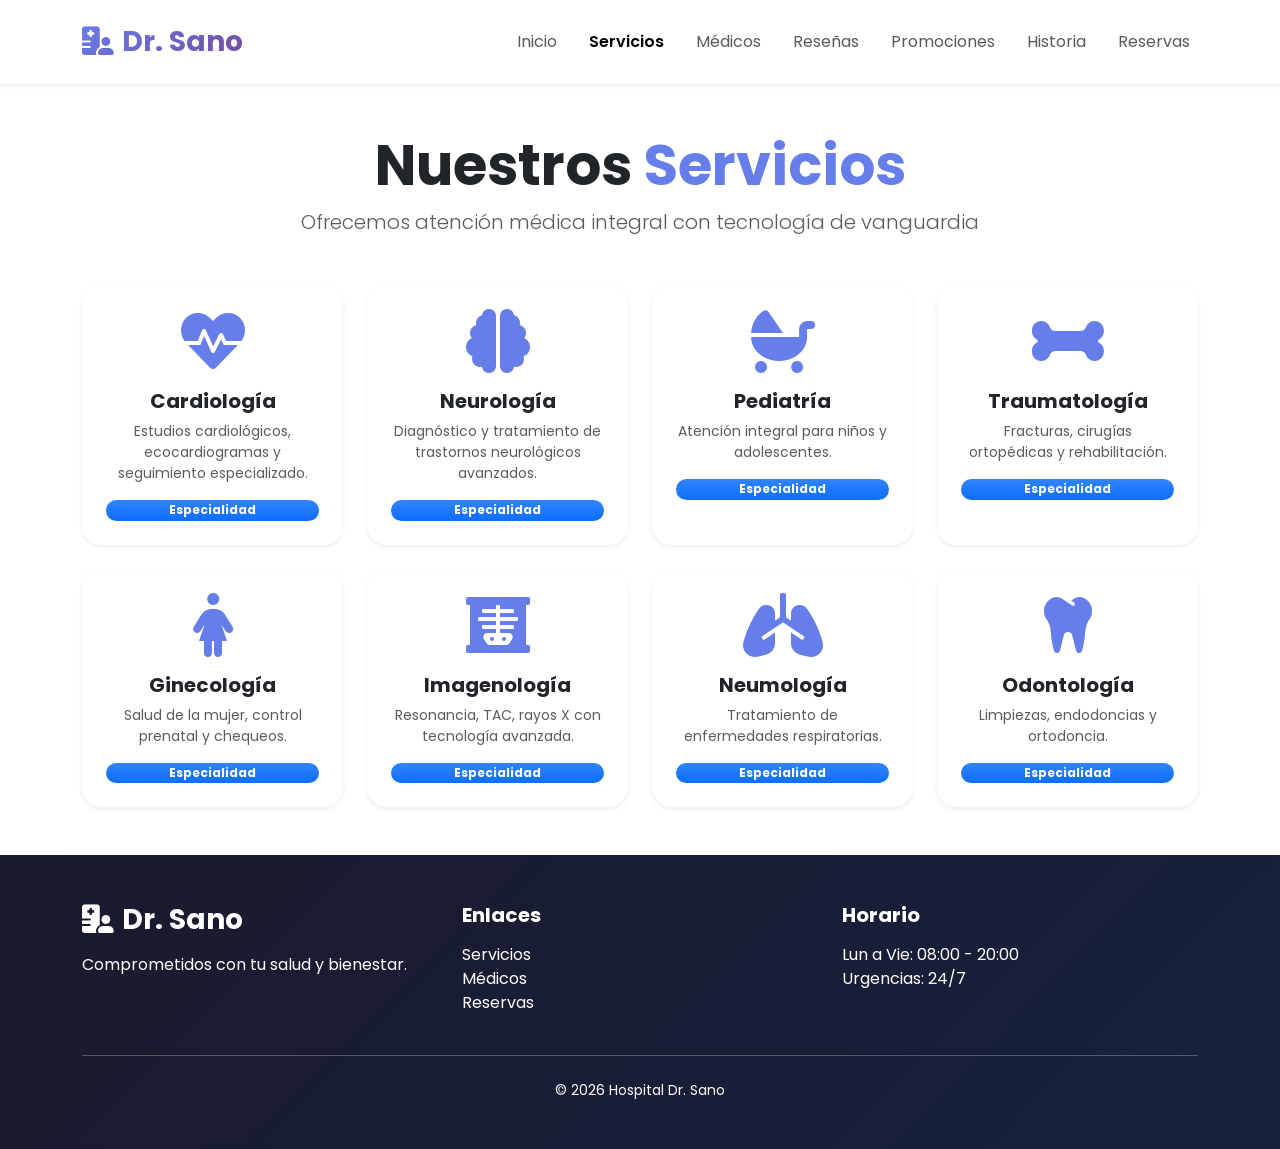
<file: Dr Sano/servicios.html>
<!DOCTYPE html>
<html lang="es">
<head>
  <meta charset="UTF-8">
  <meta name="viewport" content="width=device-width, initial-scale=1.0">
  <title>Hospital Dr. Sano | Servicios Médicos</title>
  <link href="https://cdn.jsdelivr.net/npm/bootstrap@5.3.0-alpha1/dist/css/bootstrap.min.css" rel="stylesheet">
  <link rel="stylesheet" href="https://cdnjs.cloudflare.com/ajax/libs/font-awesome/6.0.0-beta3/css/all.min.css">
  <link href="https://fonts.googleapis.com/css2?family=Poppins:wght@300;400;500;600;700;800&display=swap" rel="stylesheet">
  <style>
    * { font-family: 'Poppins', sans-serif; }
    .navbar { backdrop-filter: blur(10px); background: rgba(255,255,255,0.95) !important; }
    .service-card { transition: all 0.3s ease; border: none; border-radius: 20px; cursor: pointer; }
    .service-card:hover { transform: translateY(-8px); box-shadow: 0 20px 40px rgba(0,0,0,0.15); }
    .section-title { font-weight: 700; position: relative; display: inline-block; }
    .section-title:after { content: ''; position: absolute; bottom: -10px; left: 0; width: 60px; height: 4px; background: linear-gradient(135deg, #667eea 0%, #764ba2 100%); border-radius: 2px; }
    footer { background: linear-gradient(135deg, #1a1a2e 0%, #16213e 100%); }
    .btn-gradient { background: linear-gradient(135deg, #667eea 0%, #764ba2 100%); border: none; color: white; }
    .btn-gradient:hover { transform: translateY(-2px); box-shadow: 0 10px 20px rgba(102,126,234,0.3); color: white; }
  </style>
</head>
<body>

<nav class="navbar navbar-expand-lg sticky-top py-3 shadow-sm">
  <div class="container">
    <a class="navbar-brand fw-bold fs-3" href="index.html" style="background: linear-gradient(135deg, #667eea 0%, #764ba2 100%); -webkit-background-clip: text; -webkit-text-fill-color: transparent;">
      <i class="fas fa-hospital-user me-2"></i>Dr. Sano
    </a>
    <button class="navbar-toggler" type="button" data-bs-toggle="collapse" data-bs-target="#navbarMain">
      <span class="navbar-toggler-icon"></span>
    </button>
    <div class="collapse navbar-collapse" id="navbarMain">
      <ul class="navbar-nav ms-auto mb-2 mb-lg-0 gap-3">
        <li class="nav-item"><a class="nav-link" href="index.html">Inicio</a></li>
        <li class="nav-item"><a class="nav-link fw-semibold active" href="servicios.html">Servicios</a></li>
        <li class="nav-item"><a class="nav-link" href="medicos.html">Médicos</a></li>
        <li class="nav-item"><a class="nav-link" href="resenas.html">Reseñas</a></li>
        <li class="nav-item"><a class="nav-link" href="promociones.html">Promociones</a></li>
        <li class="nav-item"><a class="nav-link" href="historia.html">Historia</a></li>
        <li class="nav-item"><a class="nav-link" href="reservas.html">Reservas</a></li>
      </ul>
    </div>
  </div>
</nav>

<div class="container my-5">
  <div class="text-center mb-5">
    <h1 class="display-4 fw-bold">Nuestros <span style="color: #667eea;">Servicios</span></h1>
    <p class="lead text-muted">Ofrecemos atención médica integral con tecnología de vanguardia</p>
  </div>

  <div class="row g-4">
    <div class="col-md-6 col-lg-3">
      <div class="card service-card h-100 text-center p-4 shadow-sm">
        <i class="fas fa-heartbeat fa-4x mb-3" style="color: #667eea;"></i>
        <h5 class="fw-bold">Cardiología</h5>
        <p class="text-muted small">Estudios cardiológicos, ecocardiogramas y seguimiento especializado.</p>
        <span class="badge bg-primary bg-gradient rounded-pill">Especialidad</span>
      </div>
    </div>
    <div class="col-md-6 col-lg-3">
      <div class="card service-card h-100 text-center p-4 shadow-sm">
        <i class="fas fa-brain fa-4x mb-3" style="color: #667eea;"></i>
        <h5 class="fw-bold">Neurología</h5>
        <p class="text-muted small">Diagnóstico y tratamiento de trastornos neurológicos avanzados.</p>
        <span class="badge bg-primary bg-gradient rounded-pill">Especialidad</span>
      </div>
    </div>
    <div class="col-md-6 col-lg-3">
      <div class="card service-card h-100 text-center p-4 shadow-sm">
        <i class="fas fa-baby-carriage fa-4x mb-3" style="color: #667eea;"></i>
        <h5 class="fw-bold">Pediatría</h5>
        <p class="text-muted small">Atención integral para niños y adolescentes.</p>
        <span class="badge bg-primary bg-gradient rounded-pill">Especialidad</span>
      </div>
    </div>
    <div class="col-md-6 col-lg-3">
      <div class="card service-card h-100 text-center p-4 shadow-sm">
        <i class="fas fa-bone fa-4x mb-3" style="color: #667eea;"></i>
        <h5 class="fw-bold">Traumatología</h5>
        <p class="text-muted small">Fracturas, cirugías ortopédicas y rehabilitación.</p>
        <span class="badge bg-primary bg-gradient rounded-pill">Especialidad</span>
      </div>
    </div>
    <div class="col-md-6 col-lg-3">
      <div class="card service-card h-100 text-center p-4 shadow-sm">
        <i class="fas fa-female fa-4x mb-3" style="color: #667eea;"></i>
        <h5 class="fw-bold">Ginecología</h5>
        <p class="text-muted small">Salud de la mujer, control prenatal y chequeos.</p>
        <span class="badge bg-primary bg-gradient rounded-pill">Especialidad</span>
      </div>
    </div>
    <div class="col-md-6 col-lg-3">
      <div class="card service-card h-100 text-center p-4 shadow-sm">
        <i class="fas fa-x-ray fa-4x mb-3" style="color: #667eea;"></i>
        <h5 class="fw-bold">Imagenología</h5>
        <p class="text-muted small">Resonancia, TAC, rayos X con tecnología avanzada.</p>
        <span class="badge bg-primary bg-gradient rounded-pill">Especialidad</span>
      </div>
    </div>
    <div class="col-md-6 col-lg-3">
      <div class="card service-card h-100 text-center p-4 shadow-sm">
        <i class="fas fa-lungs fa-4x mb-3" style="color: #667eea;"></i>
        <h5 class="fw-bold">Neumología</h5>
        <p class="text-muted small">Tratamiento de enfermedades respiratorias.</p>
        <span class="badge bg-primary bg-gradient rounded-pill">Especialidad</span>
      </div>
    </div>
    <div class="col-md-6 col-lg-3">
      <div class="card service-card h-100 text-center p-4 shadow-sm">
        <i class="fas fa-tooth fa-4x mb-3" style="color: #667eea;"></i>
        <h5 class="fw-bold">Odontología</h5>
        <p class="text-muted small">Limpiezas, endodoncias y ortodoncia.</p>
        <span class="badge bg-primary bg-gradient rounded-pill">Especialidad</span>
      </div>
    </div>
  </div>
</div>

<footer class="text-white py-5 mt-5">
  <div class="container">
    <div class="row gy-4">
      <div class="col-md-4">
        <h3 class="fw-bold mb-3"><i class="fas fa-hospital-user me-2"></i>Dr. Sano</h3>
        <p>Comprometidos con tu salud y bienestar.</p>
      </div>
      <div class="col-md-4">
        <h5 class="fw-bold mb-3">Enlaces</h5>
        <ul class="list-unstyled">
          <li><a href="servicios.html" class="text-white text-decoration-none">Servicios</a></li>
          <li><a href="medicos.html" class="text-white text-decoration-none">Médicos</a></li>
          <li><a href="reservas.html" class="text-white text-decoration-none">Reservas</a></li>
        </ul>
      </div>
      <div class="col-md-4">
        <h5 class="fw-bold mb-3">Horario</h5>
        <p>Lun a Vie: 08:00 - 20:00<br>Urgencias: 24/7</p>
      </div>
    </div>
    <hr class="my-4 opacity-25">
    <div class="text-center small">© 2026 Hospital Dr. Sano</div>
  </div>
</footer>

<script src="https://cdn.jsdelivr.net/npm/bootstrap@5.3.0-alpha1/dist/js/bootstrap.bundle.min.js"></script>
</body>
</html>
</file>
